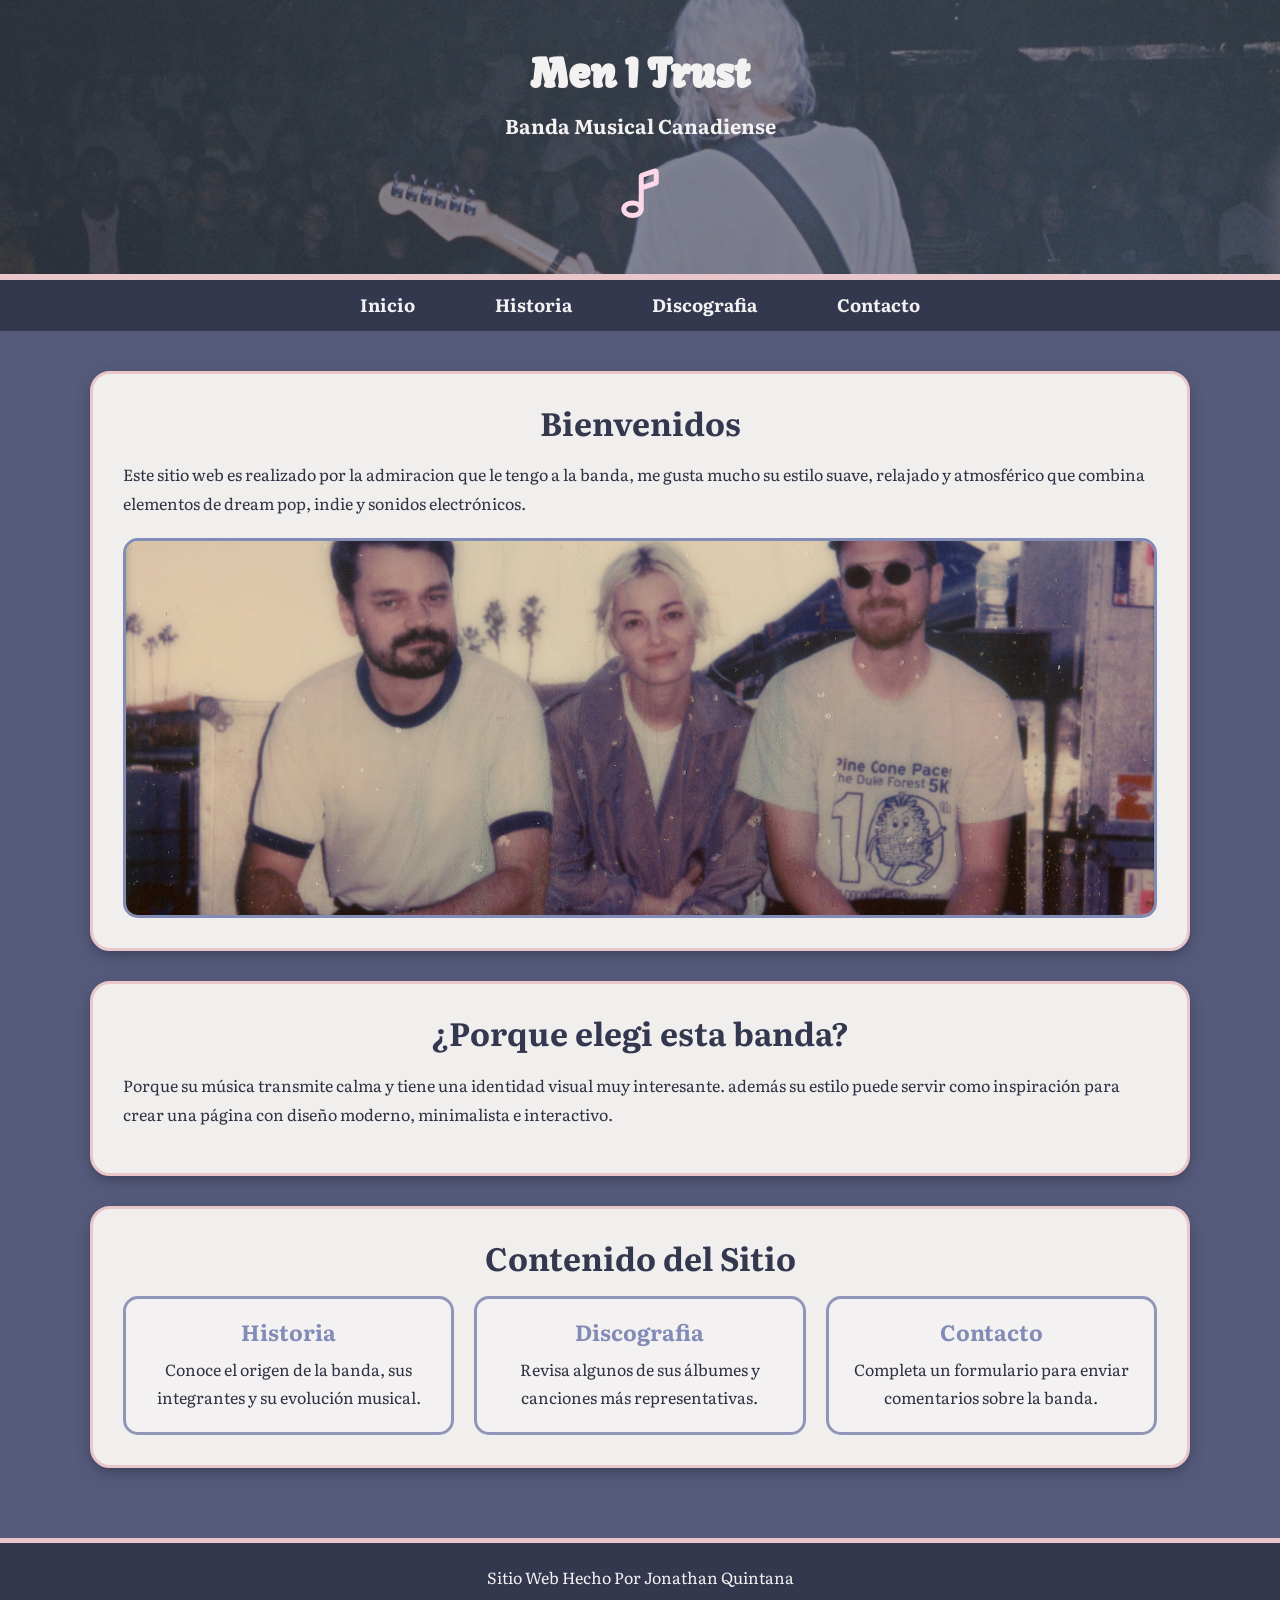
<file: Proyecto_Jonathan_Quintana/index.html>
<!DOCTYPE html>
<html lang="en">
<head>
    <meta charset="UTF-8">
    <meta name="viewport" content="width=device-width, initial-scale=1.0">
    <title>Men I Trust - Inicio</title>
    <link rel="preload" href="css/normalize.css" as="style">
    <link rel="stylesheet" href="css/normalize.css">

    <link rel="preload" href="css/styles.css" as="style">
    <link rel="stylesheet" href="css/styles.css">

    <link rel="preconnect" href="https://fonts.googleapis.com">
    <link rel="preconnect" href="https://fonts.gstatic.com" crossorigin>
    <link href="https://fonts.googleapis.com/css2?family=Albert+Sans:ital,wght@0,100..900;1,100..900&family=Audiowide&family=Bebas+Neue&family=Kavoon&family=Montserrat:ital,wght@0,100..900;1,100..900&family=Orbitron:wght@400..900&family=Pixelify+Sans:wght@400..700&family=Roboto:ital,wght@0,100..900;1,100..900&family=Tektur:wght@400..900&display=swap" rel="stylesheet">

    <link rel="preconnect" href="https://fonts.googleapis.com">
    <link rel="preconnect" href="https://fonts.gstatic.com" crossorigin>
    <link href="https://fonts.googleapis.com/css2?family=Albert+Sans:ital,wght@0,100..900;1,100..900&family=Audiowide&family=Bebas+Neue&family=Kavoon&family=Literata:ital,opsz,wght@0,7..72,200..900;1,7..72,200..900&family=Montserrat:ital,wght@0,100..900;1,100..900&family=Orbitron:wght@400..900&family=Pixelify+Sans:wght@400..700&family=Roboto:ital,wght@0,100..900;1,100..900&family=Tektur:wght@400..900&display=swap" rel="stylesheet">

</head>
<body>
    <header class="encabezado">
        <div class="contenedor contenido-encabezado">
            <h1>Men I Trust</h1>
            <p>Banda Musical Canadiense</p>
            <img src="iconos/music.svg" class="icono-titulo">
        </div>
    </header>
    <nav class="nav-principal">
        <a href="index.html">Inicio</a>
        <a href="historia.html">Historia</a>
        <a href="discografia.html">Discografia</a>
        <a href="contacto.html">Contacto</a>
    </nav>
    <main class="contenedor principal">
        <section class="hero">
            <div class="hero-texto">
                <h2>Bienvenidos</h2>
                <p>
                    Este sitio web es realizado por la admiracion
                    que le tengo a la banda, me gusta mucho su
                    estilo suave, relajado y atmosférico que combina
                    elementos de dream pop, indie y sonidos electrónicos.
                </p>
                <div class="hero-imagen">
                <img src="imagenes/Bienvenidos.jpeg">
                </div>
            </div>
        </section>

        <section class="hero">
            <div class="hero-texto">
                <h2>¿Porque elegi esta banda?</h2>
                <p>
                    Porque su música transmite calma y tiene una
                    identidad visual muy interesante. además su estilo puede servir
                    como inspiración para crear una página con diseño moderno,
                    minimalista e interactivo.
                </p>
            </div>
        </section>

        <section class="hero">
            <div class="hero-texto">
                <h2>Contenido del Sitio</h2>
                <div class="tarjetas">
                     <article class="tarjeta">
                        <h3>Historia</h3>
                        <p>
                            Conoce el origen de la banda, sus integrantes y su evolución musical.
                        </p>
                     </article>
                     <article class="tarjeta">
                        <h3>Discografia</h3>
                        <p>
                            Revisa algunos de sus álbumes y canciones más representativas.
                        </p>
                     </article>
                     <article class="tarjeta">
                        <h3>Contacto</h3>
                        <p>
                            Completa un formulario para enviar comentarios sobre la banda.
                        </p>
                     </article>
                </div>
            </div>
        </section>

    </main>

    <footer class="footer">
        <p>Sitio Web Hecho Por Jonathan Quintana</p>
    </footer>

</body>
</html>
</file>
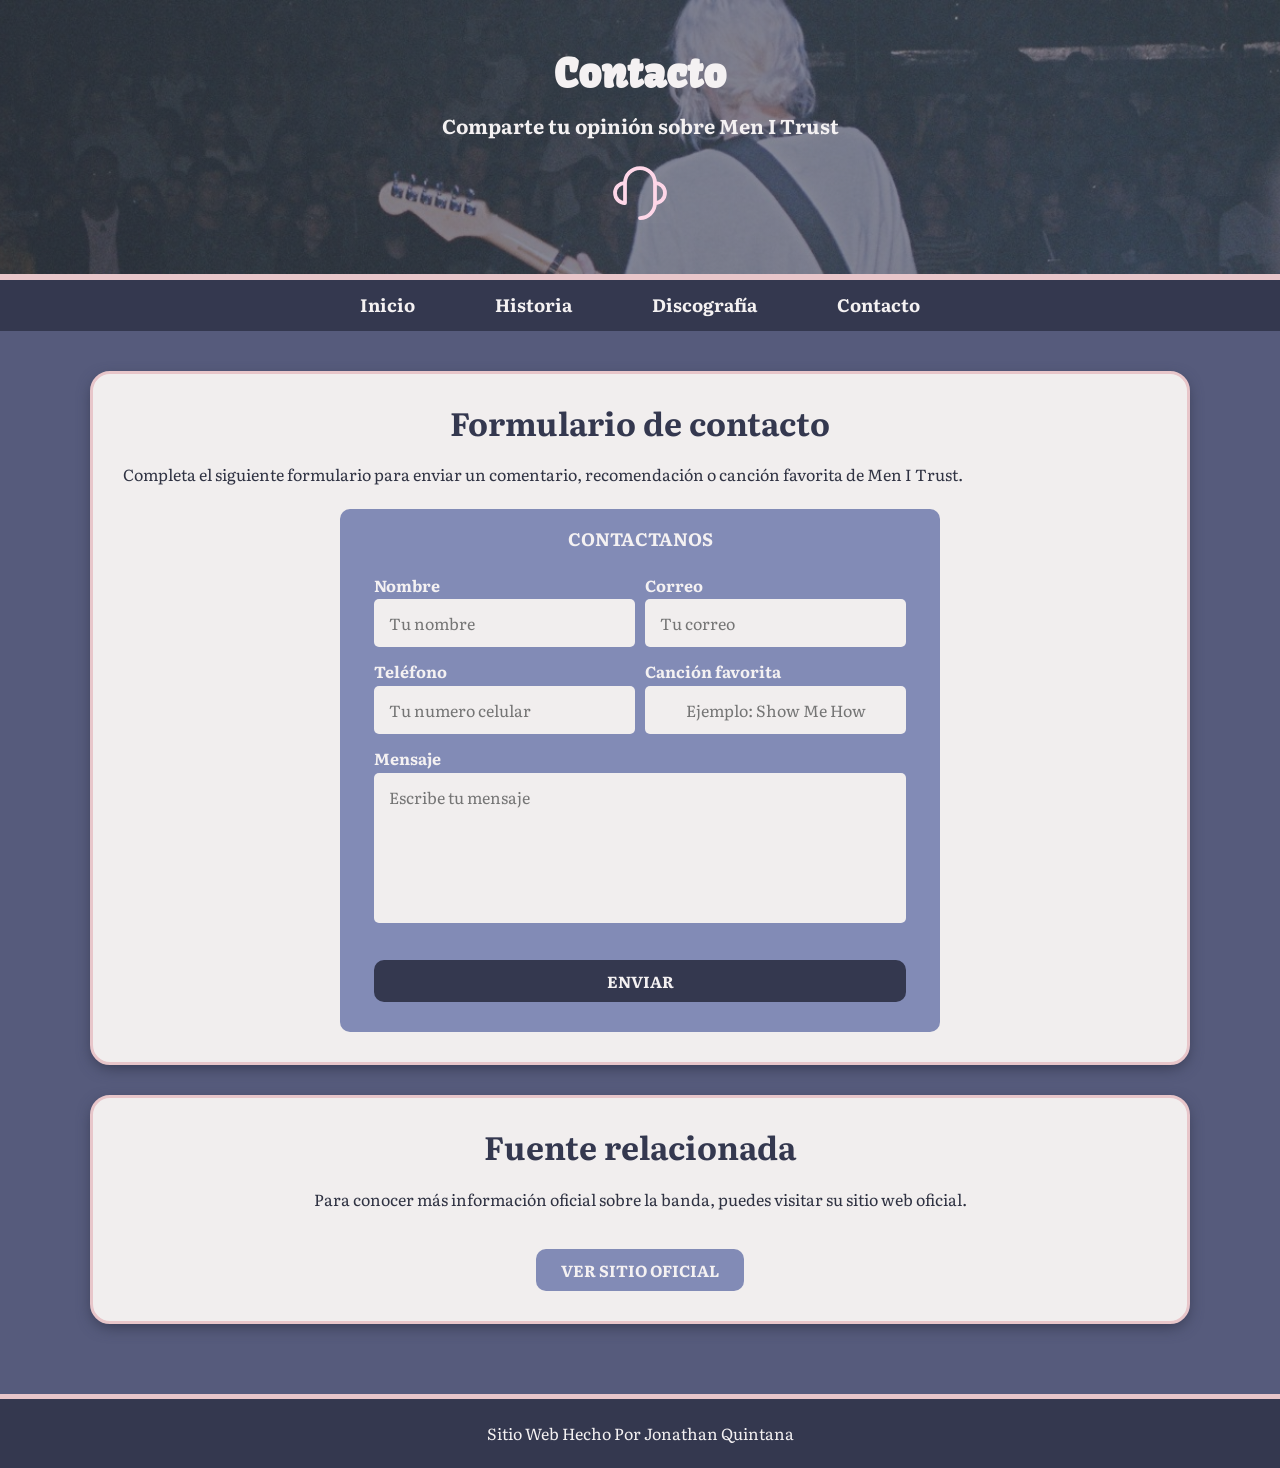
<file: Proyecto_Jonathan_Quintana/contacto.html>
<!DOCTYPE html>
<html lang="en">
<head>
    <meta charset="UTF-8">
    <meta name="viewport" content="width=device-width, initial-scale=1.0">
    <title>Men I Trust - Contacto</title>

    <link rel="preload" href="css/normalize.css" as="style">
    <link rel="stylesheet" href="css/normalize.css">

    <link rel="preload" href="css/styles.css" as="style">
    <link rel="stylesheet" href="css/styles.css">

    <link rel="preconnect" href="https://fonts.googleapis.com">
    <link rel="preconnect" href="https://fonts.gstatic.com" crossorigin>
    <link href="https://fonts.googleapis.com/css2?family=Albert+Sans:ital,wght@0,100..900;1,100..900&family=Audiowide&family=Bebas+Neue&family=Kavoon&family=Montserrat:ital,wght@0,100..900;1,100..900&family=Orbitron:wght@400..900&family=Pixelify+Sans:wght@400..700&family=Roboto:ital,wght@0,100..900;1,100..900&family=Tektur:wght@400..900&display=swap" rel="stylesheet">

    <link rel="preconnect" href="https://fonts.googleapis.com">
    <link rel="preconnect" href="https://fonts.gstatic.com" crossorigin>
    <link href="https://fonts.googleapis.com/css2?family=Albert+Sans:ital,wght@0,100..900;1,100..900&family=Audiowide&family=Bebas+Neue&family=Kavoon&family=Literata:ital,opsz,wght@0,7..72,200..900;1,7..72,200..900&family=Montserrat:ital,wght@0,100..900;1,100..900&family=Orbitron:wght@400..900&family=Pixelify+Sans:wght@400..700&family=Roboto:ital,wght@0,100..900;1,100..900&family=Tektur:wght@400..900&display=swap" rel="stylesheet">

</head>
<body>
    <header class="encabezado">
        <div class="contenedor contenido-encabezado">
            <h1>Contacto</h1>
            <p>Comparte tu opinión sobre Men I Trust</p>
            <img src="iconos/contact.svg" class="icono-titulo">
        </div>
    </header>

    <nav class="nav-principal">
        <a href="index.html">Inicio</a>
        <a href="historia.html">Historia</a>
        <a href="discografia.html">Discografía</a>
        <a href="contacto.html">Contacto</a>
    </nav>

    <main class="contenedor principal">

        <section class="hero">
            <div class="hero-texto">
                <h2>Formulario de contacto</h2>
                <p>
                    Completa el siguiente formulario para enviar un comentario,
                    recomendación o canción favorita de Men I Trust.
                </p>

                <form class="formulario">
                    <fieldset>
                        <legend>Contactanos</legend>

                        <div class="contenedor-campos">
                            <div class="campo">
                                <label>Nombre</label>
                                <input 
                                    class="input-text nombre"
                                    id="nombre"
                                    type="text"
                                    placeholder="Tu nombre"
                                >
                            </div>

                            <div class="campo">
                                <label>Correo</label>
                                <input 
                                    class="input-text email"
                                    id="email"
                                    type="email"
                                    placeholder="Tu correo"
                                >
                            </div>

                            <div class="campo">
                                <label>Teléfono</label>
                                <input 
                                    class="input-text telefono"
                                    id="telefono"
                                    type="tel"
                                    placeholder="Tu numero celular"
                                >
                            </div>

                            <div class="campo">
                                <label>Canción favorita</label>
                                <input 
                                    class="input-text cancion"
                                    id="cancion"
                                    type="text"
                                    placeholder="Ejemplo: Show Me How"
                                >
                            </div>

                            <div class="campo">
                                <label>Mensaje</label>
                                <textarea 
                                    class="input-text mensaje"
                                    id="mensaje"
                                    placeholder="Escribe tu mensaje"
                                ></textarea>
                            </div>
                        </div>

                        <div class="enviar">
                            <input 
                                class="boton boton-formulario"
                                type="submit"
                                value="Enviar"
                            >
                        </div>
                    </fieldset>
                </form>
            </div>
        </section>

        <section class="hero">
            <div class="hero-texto fuente">
                <h2>Fuente relacionada</h2>
                <p>
                    Para conocer más información oficial sobre la banda, puedes visitar
                    su sitio web oficial.
                </p>

                <a class="boton boton-secundario" href="https://menitrust.com/" target="_blank">
                    Ver sitio oficial
                </a>
            </div>
        </section>

    </main>

    <footer class="footer">
        <p>Sitio Web Hecho Por Jonathan Quintana</p>
    </footer>

    <script src="js/formulario.js"></script>
</body>
</html>
</file>
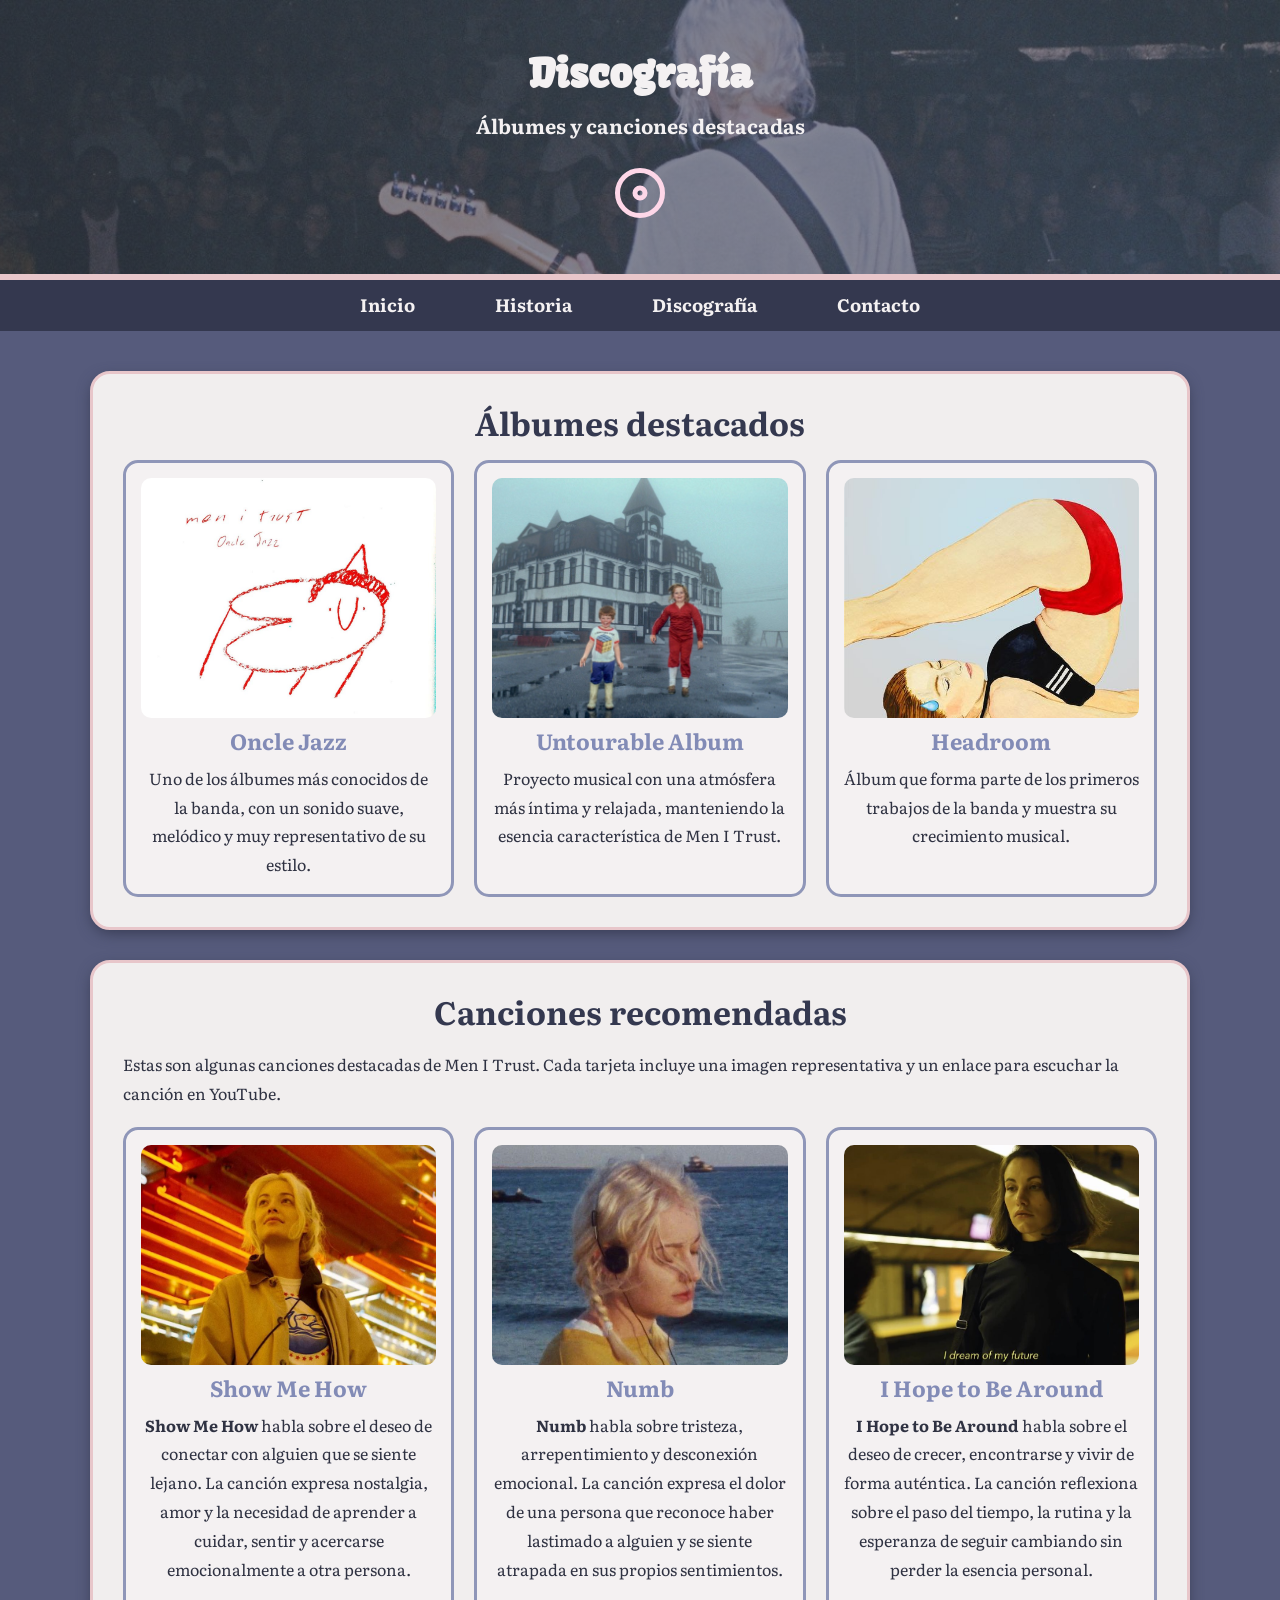
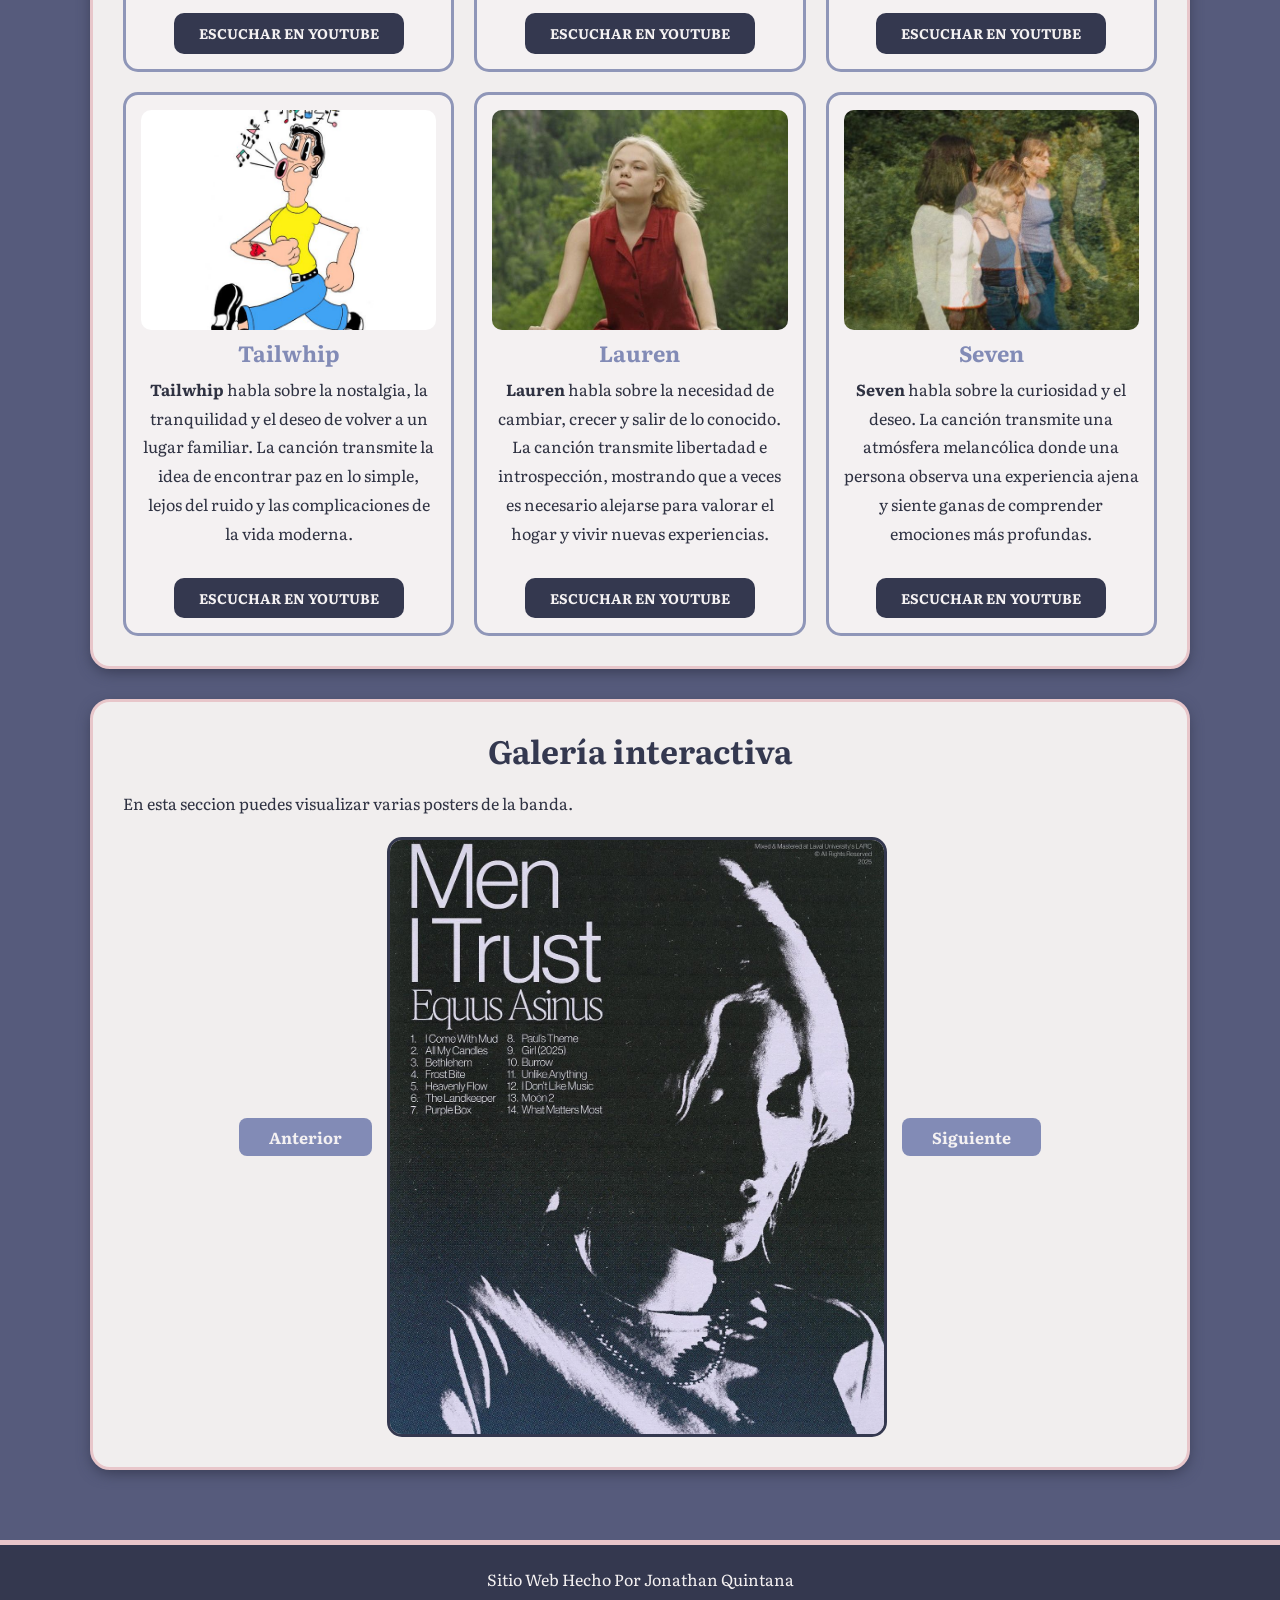
<file: Proyecto_Jonathan_Quintana/discografia.html>
<!DOCTYPE html>
<html lang="en">
<head>
    <meta charset="UTF-8">
    <meta name="viewport" content="width=device-width, initial-scale=1.0">
    <title>Men I Trust - Discografía</title>

    <link rel="preload" href="css/normalize.css" as="style">
    <link rel="stylesheet" href="css/normalize.css">

    <link rel="preload" href="css/styles.css" as="style">
    <link rel="stylesheet" href="css/styles.css">

    <link rel="preconnect" href="https://fonts.googleapis.com">
    <link rel="preconnect" href="https://fonts.gstatic.com" crossorigin>
    <link href="https://fonts.googleapis.com/css2?family=Albert+Sans:ital,wght@0,100..900;1,100..900&family=Audiowide&family=Bebas+Neue&family=Kavoon&family=Montserrat:ital,wght@0,100..900;1,100..900&family=Orbitron:wght@400..900&family=Pixelify+Sans:wght@400..700&family=Roboto:ital,wght@0,100..900;1,100..900&family=Tektur:wght@400..900&display=swap" rel="stylesheet">

    <link rel="preconnect" href="https://fonts.googleapis.com">
    <link rel="preconnect" href="https://fonts.gstatic.com" crossorigin>
    <link href="https://fonts.googleapis.com/css2?family=Albert+Sans:ital,wght@0,100..900;1,100..900&family=Audiowide&family=Bebas+Neue&family=Kavoon&family=Literata:ital,opsz,wght@0,7..72,200..900;1,7..72,200..900&family=Montserrat:ital,wght@0,100..900;1,100..900&family=Orbitron:wght@400..900&family=Pixelify+Sans:wght@400..700&family=Roboto:ital,wght@0,100..900;1,100..900&family=Tektur:wght@400..900&display=swap" rel="stylesheet">

</head>
<body>
    <header class="encabezado">
        <div class="contenedor contenido-encabezado">
            <h1>Discografía</h1>
            <p>Álbumes y canciones destacadas</p>
            <img src="iconos/disco.svg" class="icono-titulo">
        </div>
    </header>

    <nav class="nav-principal">
        <a href="index.html">Inicio</a>
        <a href="historia.html">Historia</a>
        <a href="discografia.html">Discografía</a>
        <a href="contacto.html">Contacto</a>
    </nav>

    <main class="contenedor principal">

        <section class="hero">
            <div class="hero-texto">
                <h2>Álbumes destacados</h2>

                <div class="albumes-grid">
                    <article class="album">
                        <img src="imagenes/oncle.PNG">
                        <h3>Oncle Jazz</h3>
                        <p>
                            Uno de los álbumes más conocidos de la banda, con un sonido
                            suave, melódico y muy representativo de su estilo.
                        </p>
                    </article>

                    <article class="album">
                        <img src="imagenes/untourable.jpg">
                        <h3>Untourable Album</h3>
                        <p>
                            Proyecto musical con una atmósfera más íntima y relajada,
                            manteniendo la esencia característica de Men I Trust.
                        </p>
                    </article>

                    <article class="album">
                        <img src="imagenes/headroom.jpg">
                        <h3>Headroom</h3>
                        <p>
                            Álbum que forma parte de los primeros trabajos de la banda
                            y muestra su crecimiento musical.
                        </p>
                    </article>
                </div>
            </div>
        </section>

        <section class="hero">
            <div class="hero-texto">
                    <h2>Canciones recomendadas</h2>
                    <p>
                        Estas son algunas canciones destacadas de Men I Trust. Cada tarjeta
                        incluye una imagen representativa y un enlace para escuchar la canción
                        en YouTube.
                    </p>

            <div class="canciones-grid">
                <article class="cancion">
                    <img src="imagenes/show.jpg">
                    <h3>Show Me How</h3>
                    <p>
                        <strong>Show Me How</strong> habla sobre el deseo de conectar con alguien que se siente lejano. 
                        La canción expresa nostalgia, amor y la necesidad de aprender a 
                        cuidar, sentir y acercarse emocionalmente a otra persona.
                    </p>
                    <a class="boton boton-cancion" href="https://www.youtube.com/watch?v=OZRYzH0Q0pU" target="_blank">
                        Escuchar en YouTube
                    </a>
                </article>

                <article class="cancion">
                    <img src="imagenes/Numb.jpg">
                    <h3>Numb</h3>
                        <p>
                            <strong>Numb</strong> habla sobre tristeza, arrepentimiento y desconexión emocional. 
                            La canción expresa el dolor de una persona que reconoce haber 
                            lastimado a alguien y se siente atrapada en sus propios 
                            sentimientos.
                        </p>
                        <a class="boton boton-cancion" href="https://www.youtube.com/watch?v=xAz_DzPUjrM" target="_blank">
                            Escuchar en YouTube
                        </a>
                </article>

                <article class="cancion">
                    <img src="imagenes/Ihope.jpg">
                    <h3>I Hope to Be Around</h3>
                            <p>
                                <strong>I Hope to Be Around</strong> habla sobre el deseo de crecer, encontrarse y vivir de forma auténtica. 
                                La canción reflexiona sobre el paso del tiempo, la rutina y la esperanza de seguir 
                                cambiando sin perder la esencia personal.
                            </p>
                            <a class="boton boton-cancion" href="https://www.youtube.com/watch?v=DviID8Ni7Ns" target="_blank">
                                Escuchar en YouTube
                            </a>
                </article>

                <article class="cancion">
                    <img src="imagenes/Tailwhip.jpg">
                    <h3>Tailwhip</h3>
                    <p>
                        <strong>Tailwhip</strong> habla sobre la nostalgia, la tranquilidad y el deseo de volver a un lugar familiar. 
                        La canción transmite la idea de encontrar paz en lo simple, lejos del ruido y las 
                        complicaciones de la vida moderna.
                    </p>
                    <a class="boton boton-cancion" href="https://www.youtube.com/watch?v=9IZKcb3LndA" target="_blank">
                        Escuchar en YouTube
                    </a>
                </article>

                <article class="cancion">
                    <img src="imagenes/lauren.jpg">
                    <h3>Lauren</h3>
                        <p>
                            <strong>Lauren</strong> habla sobre la necesidad de cambiar, crecer y salir de lo conocido. La canción 
                            transmite libertadad e introspección, mostrando que a veces es necesario alejarse para
                            valorar el hogar y vivir nuevas experiencias.
                        </p>
                        <a class="boton boton-cancion" href="https://www.youtube.com/watch?v=TNsSBhl_2LI" target="_blank">
                            Escuchar en YouTube
                        </a>
                </article>

                <article class="cancion">
                    <img src="imagenes/seven.jpg">
                    <h3>Seven</h3>
                            <p>
                                <strong>Seven</strong> habla sobre la curiosidad y el deseo. La canción transmite 
                                una atmósfera melancólica donde una persona observa una experiencia ajena y siente ganas de 
                                comprender emociones más profundas.
                            </p>
                            <a class="boton boton-cancion" href="https://www.youtube.com/watch?v=pnY7m5CK-as" target="_blank">
                                Escuchar en YouTube
                            </a>
                </article>
                </div>
            </div>
        </section>

        <section class="hero">
            <div class="hero-texto">
                <h2>Galería interactiva</h2>
                <p>
                    En esta seccion puedes visualizar varias posters
                    de la banda.
                </p>

                <div class="galeria">
                    <button class="boton-galeria" id="anterior">Anterior</button>
                    <img id="imagen-galeria" src="imagenes/galeria1.jpg">
                    <button class="boton-galeria" id="siguiente">Siguiente</button>
                </div>
            </div>
        </section>

    </main>

    <footer class="footer">
        <p>Sitio Web Hecho Por Jonathan Quintana</p>
    </footer>

    <script src="js/galeria.js"></script>
</body>
</html>
</file>
<file: Proyecto_Jonathan_Quintana/css/styles.css>
:root {
  --blanco: #F4F1F2;
  --fondo: #565B7C;        
  --nav-oscuro: #34384F;   
  --azul: #828BB6;        
  --azul-claro: #B8C0DB;   
  --rosa: #E8C6CA;         
  --lila: #C9B7DC;        
  --gris-claro: #F1EEEE;  
  --texto: #2F3242;        
  --borde: #8F96B8;        
  --footer: #34384F;
}

html {
  font-size: 62.5%;
  box-sizing: border-box;
  scroll-behavior: smooth;
}

*,
*:before,
*:after {
  box-sizing: inherit;
}

body {
  margin: 0;
  font-size: 16px;
  font-family: "Literata", sans-serif;
  background-color: var(--fondo);
  color: var(--texto);
}

h1,
h2,
h3,
p {
  margin: 0;
}

h1 {
  font-size: 4rem;
  color: var(--blanco);
  text-align: center;
  font-family: "Kavoon", sans-serif;
}

h2 {
  font-size: 3rem;
  color: var(--nav-oscuro);
  text-align: center;
  margin-bottom: 2rem;
}

h3 {
  font-size: 2.2rem;
  color: var(--azul);
  text-align: center;
  margin-bottom: 1rem;
}

p {
  line-height: 1.8;
}

img {
  max-width: 100%;
  display: block;
}

.contenedor {
  width: min(90%, 110rem);
  margin: 0 auto;
}

.encabezado {
  background-image: linear-gradient(
      rgb(52 56 79 / 60%),
      rgb(52 56 79 / 60%)
    ),
    url(../imagenes/menitrust-principal.jpg);
  background-repeat: no-repeat;
  background-size: cover;
  background-position: center;
  min-height: 28rem;
  display: flex;
  align-items: center;
  border-bottom: 0.6rem solid var(--rosa);
}

.contenido-encabezado {
  text-align: center;
}

.contenido-encabezado p {
  color: var(--blanco);
  font-size: 2rem;
  font-weight: 700;
  margin-top: 1rem;
}

.icono-titulo {
  width: 6rem;
  height: 6rem;
  margin: 2rem auto 0 auto;
}

.nav-principal {
  background-color: var(--nav-oscuro);
  display: flex;
  flex-direction: column;
  align-items: center;
  position: sticky;
  top: 0;
  z-index: 10;
}

.nav-principal a {
  width: 100%;
  color: var(--blanco);
  text-align: center;
  text-decoration: none;
  font-weight: 700;
  padding: 1.5rem;
  font-size: 1.8rem;
}

.nav-principal a:hover {
  background-color: var(--azul);
  color: var(--blanco);
}

@media (min-width: 768px) {
  .nav-principal {
    flex-direction: row;
    justify-content: center;
  }

  .nav-principal a {
    width: auto;
    padding: 1.5rem 4rem;
  }
}

.principal {
  padding: 4rem 0;
}

.hero {
  background-color: var(--gris-claro);
  color: var(--texto);
  padding: 3rem;
  border: 0.3rem solid var(--rosa);
  border-radius: 2rem;
  margin-bottom: 3rem;
  box-shadow: 0px 5px 15px -3px var(--nav-oscuro);
}

.hero-texto h2 {
  font-size: 3.2rem;
}

.hero-texto p {
  margin-bottom: 1.5rem;
}

.hero-imagen,
.historia-imagen {
  margin-top: 2rem;
  text-align: center;
}

.hero-imagen img,
.historia-imagen img {
  width: 100%;
  max-height: 38rem;
  object-fit: cover;
  border-radius: 1.5rem;
  border: 0.3rem solid var(--azul);
}

.tarjetas {
  display: grid;
  gap: 2rem;
  margin-top: 2rem;
}

.tarjeta {
  background-color: var(--blanco);
  padding: 2rem;
  border-radius: 1.5rem;
  border: 0.3rem solid var(--borde);
  text-align: center;
}

.tarjeta p {
  margin-bottom: 0;
}

@media (min-width: 768px) {
  .tarjetas {
    grid-template-columns: repeat(3, 1fr);
  }
}

.integrantes-grid {
  display: grid;
  gap: 2rem;
  margin-top: 2rem;
}

.integrante {
  text-align: center;
  background-color: var(--blanco);
  padding: 1.5rem;
  border-radius: 1.5rem;
  border: 0.3rem solid var(--borde);
}

.integrante img {
  width: 100%;
  height: 22rem;
  object-fit: cover;
  border-radius: 1rem;
  margin-bottom: 1rem;
}

.integrante p {
  margin-bottom: 0;
}

@media (min-width: 768px) {
  .integrantes-grid {
    grid-template-columns: repeat(3, 1fr);
  }
}

.albumes-grid {
  display: grid;
  gap: 2rem;
  margin-top: 2rem;
}

.album {
  background-color: var(--blanco);
  padding: 1.5rem;
  border-radius: 1.5rem;
  border: 0.3rem solid var(--borde);
  text-align: center;
}

.album img {
  width: 100%;
  height: 24rem;
  object-fit: cover;
  border-radius: 1rem;
  margin-bottom: 1rem;
}

.album p {
  margin-bottom: 0;
}

@media (min-width: 768px) {
  .albumes-grid {
    grid-template-columns: repeat(3, 1fr);
  }
}

.canciones-grid {
  display: grid;
  gap: 2rem;
  margin-top: 2rem;
}

.cancion {
  background-color: var(--blanco);
  padding: 1.5rem;
  border-radius: 1.5rem;
  border: 0.3rem solid var(--borde);
  text-align: center;
}

.cancion img {
  width: 100%;
  height: 22rem;
  object-fit: cover;
  border-radius: 1rem;
  margin-bottom: 1rem;
}

.cancion p {
  margin-bottom: 1rem;
}

.boton-cancion {
  font-size: 1.4rem;
  padding: 1rem 1.5rem;
}

@media (min-width: 768px) {
  .canciones-grid {
    grid-template-columns: repeat(3, 1fr);
  }
}

.galeria {
  display: flex;
  flex-direction: column;
  align-items: center;
  gap: 1.5rem;
  margin-top: 2rem;
}

.galeria img {
  width: 100%;
  max-width: 60rem;
  height: 60rem;
  object-fit: cover;
  border-radius: 1.5rem;
  border: 0.3rem solid var(--nav-oscuro);
}

.boton-galeria {
  background-color: var(--azul);
  color: var(--blanco);
  padding: 1rem 3rem;
  border: none;
  border-radius: 0.8rem;
  font-size: 1.6rem;
  font-weight: 700;
}

.boton-galeria:hover {
  cursor: pointer;
  background-color: var(--nav-oscuro);
  color: var(--blanco);
}

@media (min-width: 768px) {
  .galeria {
    flex-direction: row;
    justify-content: center;
  }

  .galeria img {
    width: 50rem;
  }
}

.formulario {
  background-color: var(--azul);
  width: min(60rem, 100%);
  margin: 2rem auto 0 auto;
  padding: 2rem;
  border-radius: 1rem;
}

.formulario fieldset {
  border: none;
}

.formulario legend {
  text-align: center;
  font-size: 1.8rem;
  text-transform: uppercase;
  font-weight: 700;
  margin-bottom: 2rem;
  color: var(--blanco);
}

.campo {
  margin-bottom: 1.5rem;
}

.campo label {
  color: var(--blanco);
  font-weight: 700;
  margin-bottom: 0.5rem;
  display: block;
}

.input-text {
  width: 100%;
  border: none;
  padding: 1.5rem;
  border-radius: 0.5rem;
  background-color: var(--gris-claro);
  color: var(--texto);
}

.campo textarea {
  height: 15rem;
  resize: none;
}

.enviar {
  text-align: center;
}

.enviar .boton {
  width: 100%;
}

@media (min-width: 768px) {
  .contenedor-campos {
    display: grid;
    grid-template-columns: 1fr 1fr;
    column-gap: 1rem;
  }

  .campo:nth-child(5) {
    grid-column: 1 / 3;
  }
}

.boton {
  display: inline-block;
  margin-top: 2rem;
  background-color: var(--nav-oscuro);
  color: var(--blanco);
  text-decoration: none;
  text-transform: uppercase;
  font-weight: 700;
  padding: 1.2rem 2.5rem;
  border-radius: 1rem;
  border: none;
}

.boton:hover {
  cursor: pointer;
  background-color: var(--rosa);
  color: var(--texto);
}

.boton-secundario {
  background-color: var(--azul);
  color: var(--blanco);
}

.boton-secundario:hover {
  background-color: var(--nav-oscuro);
  color: var(--blanco);
}
.alerta {
  padding: 1rem;
  color: var(--blanco);
  text-align: center;
  font-weight: 700;
  text-transform: uppercase;
  margin-bottom: 1rem;
  border-radius: 0.5rem;
}

.error {
  background-color: #A56C7A;
}

.correcto {
  background-color: var(--nav-oscuro);
}

.fuente {
  text-align: center;
}

.footer {
  background-color: var(--footer);
  text-align: center;
  padding: 2rem;
  border-top: 0.5rem solid var(--rosa);
}

.footer p {
  color: var(--blanco);
}
</file>
